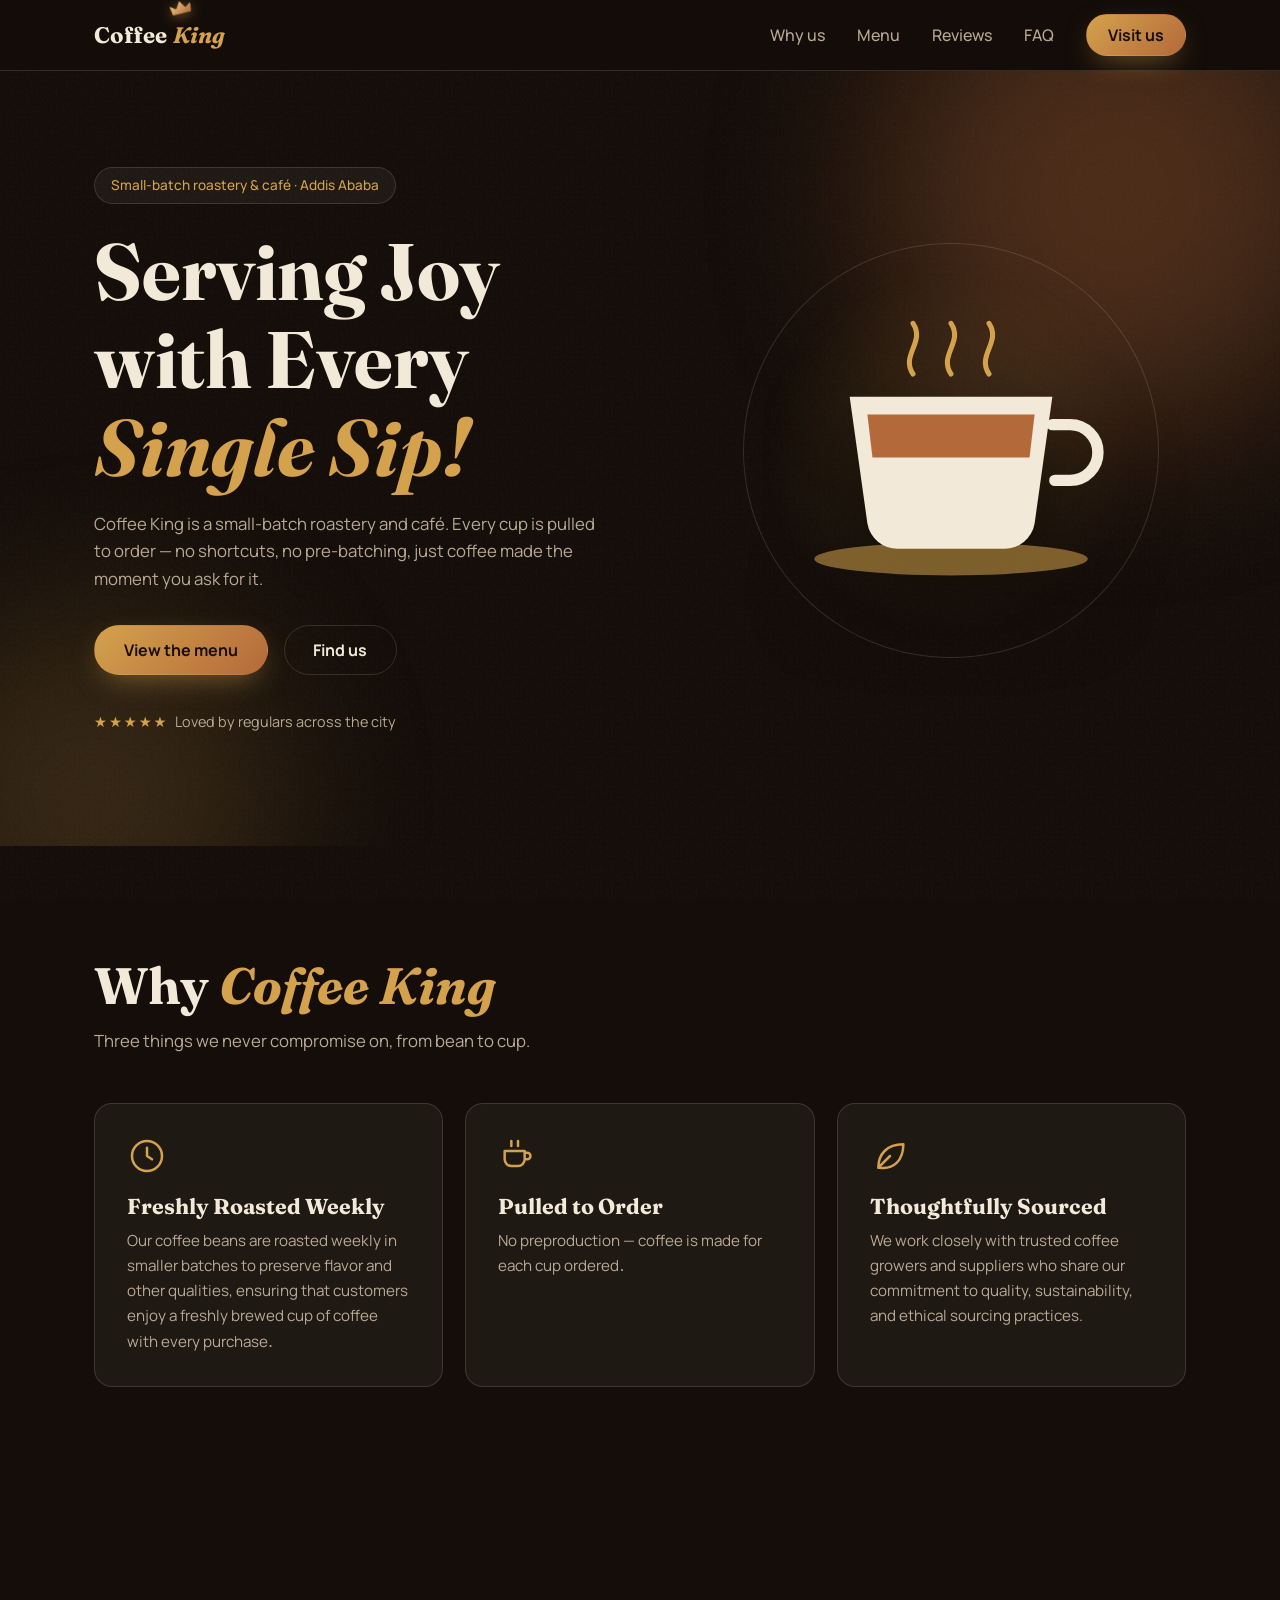
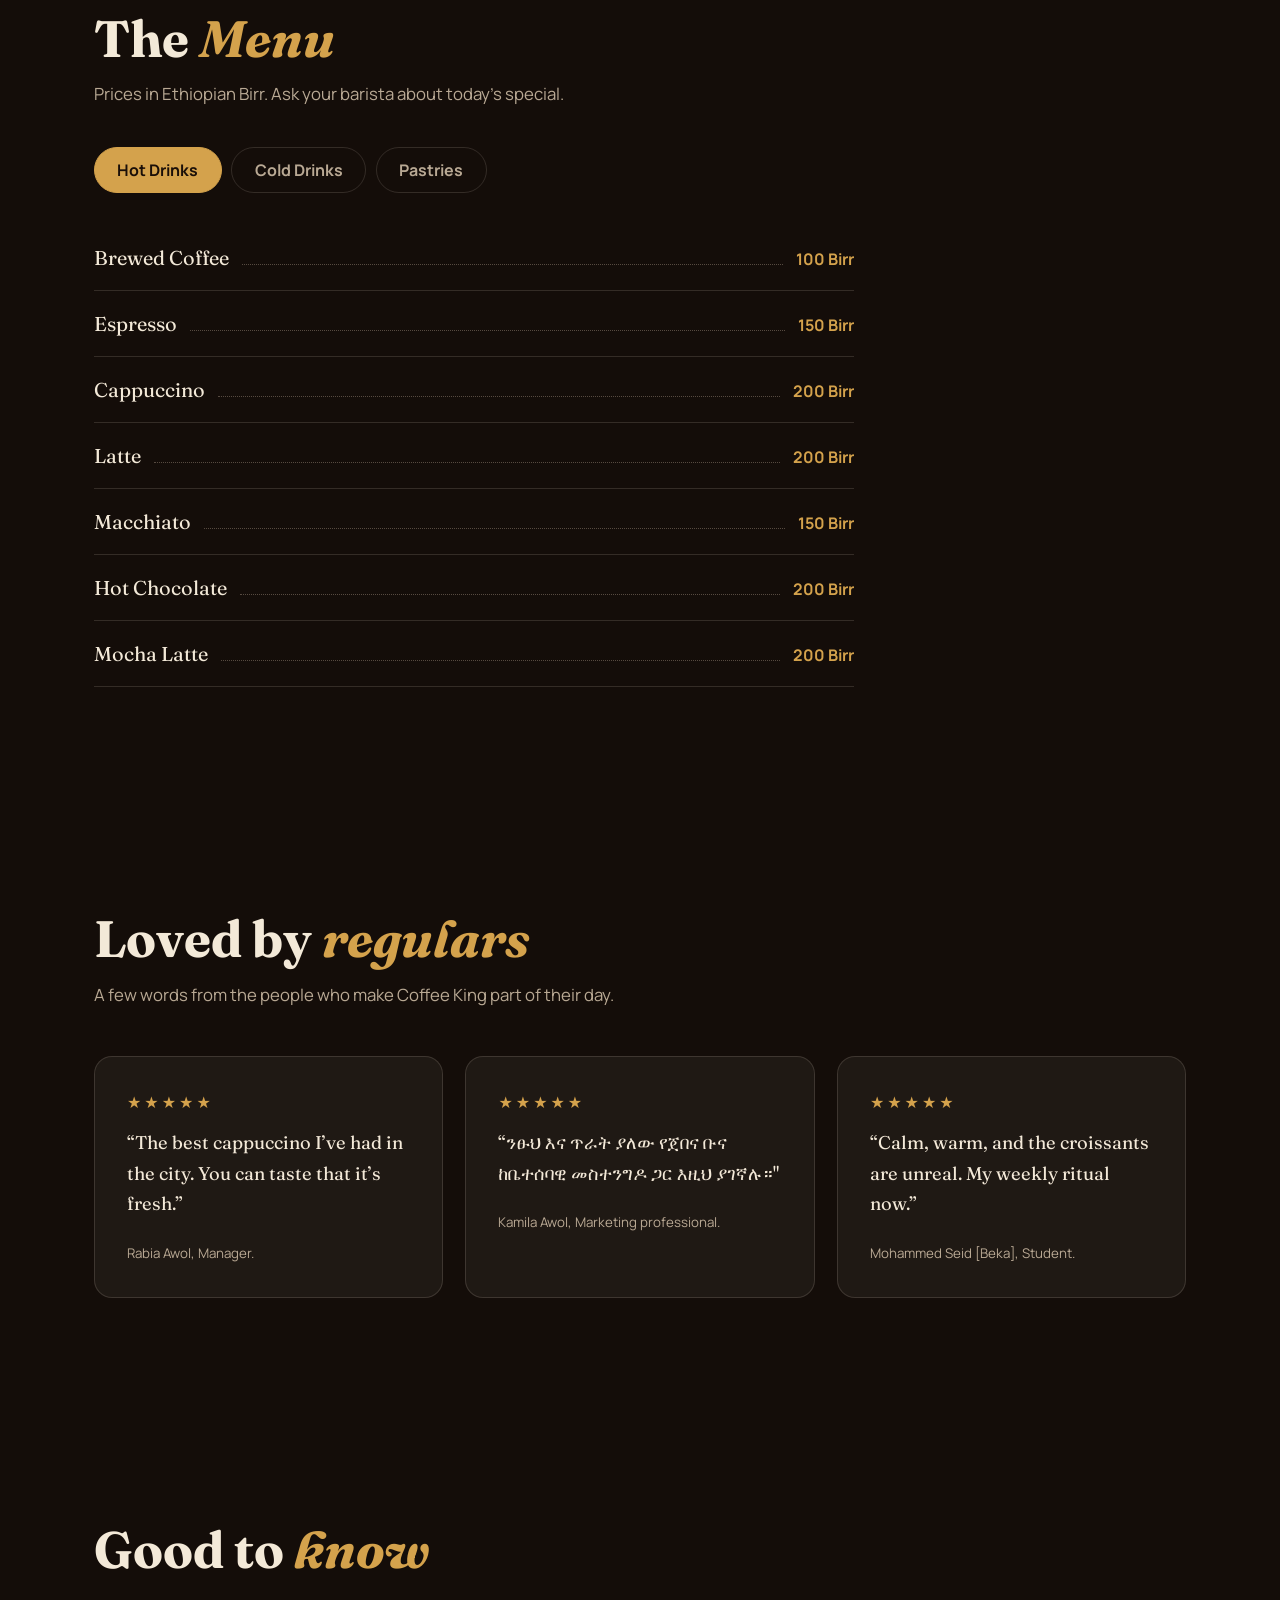
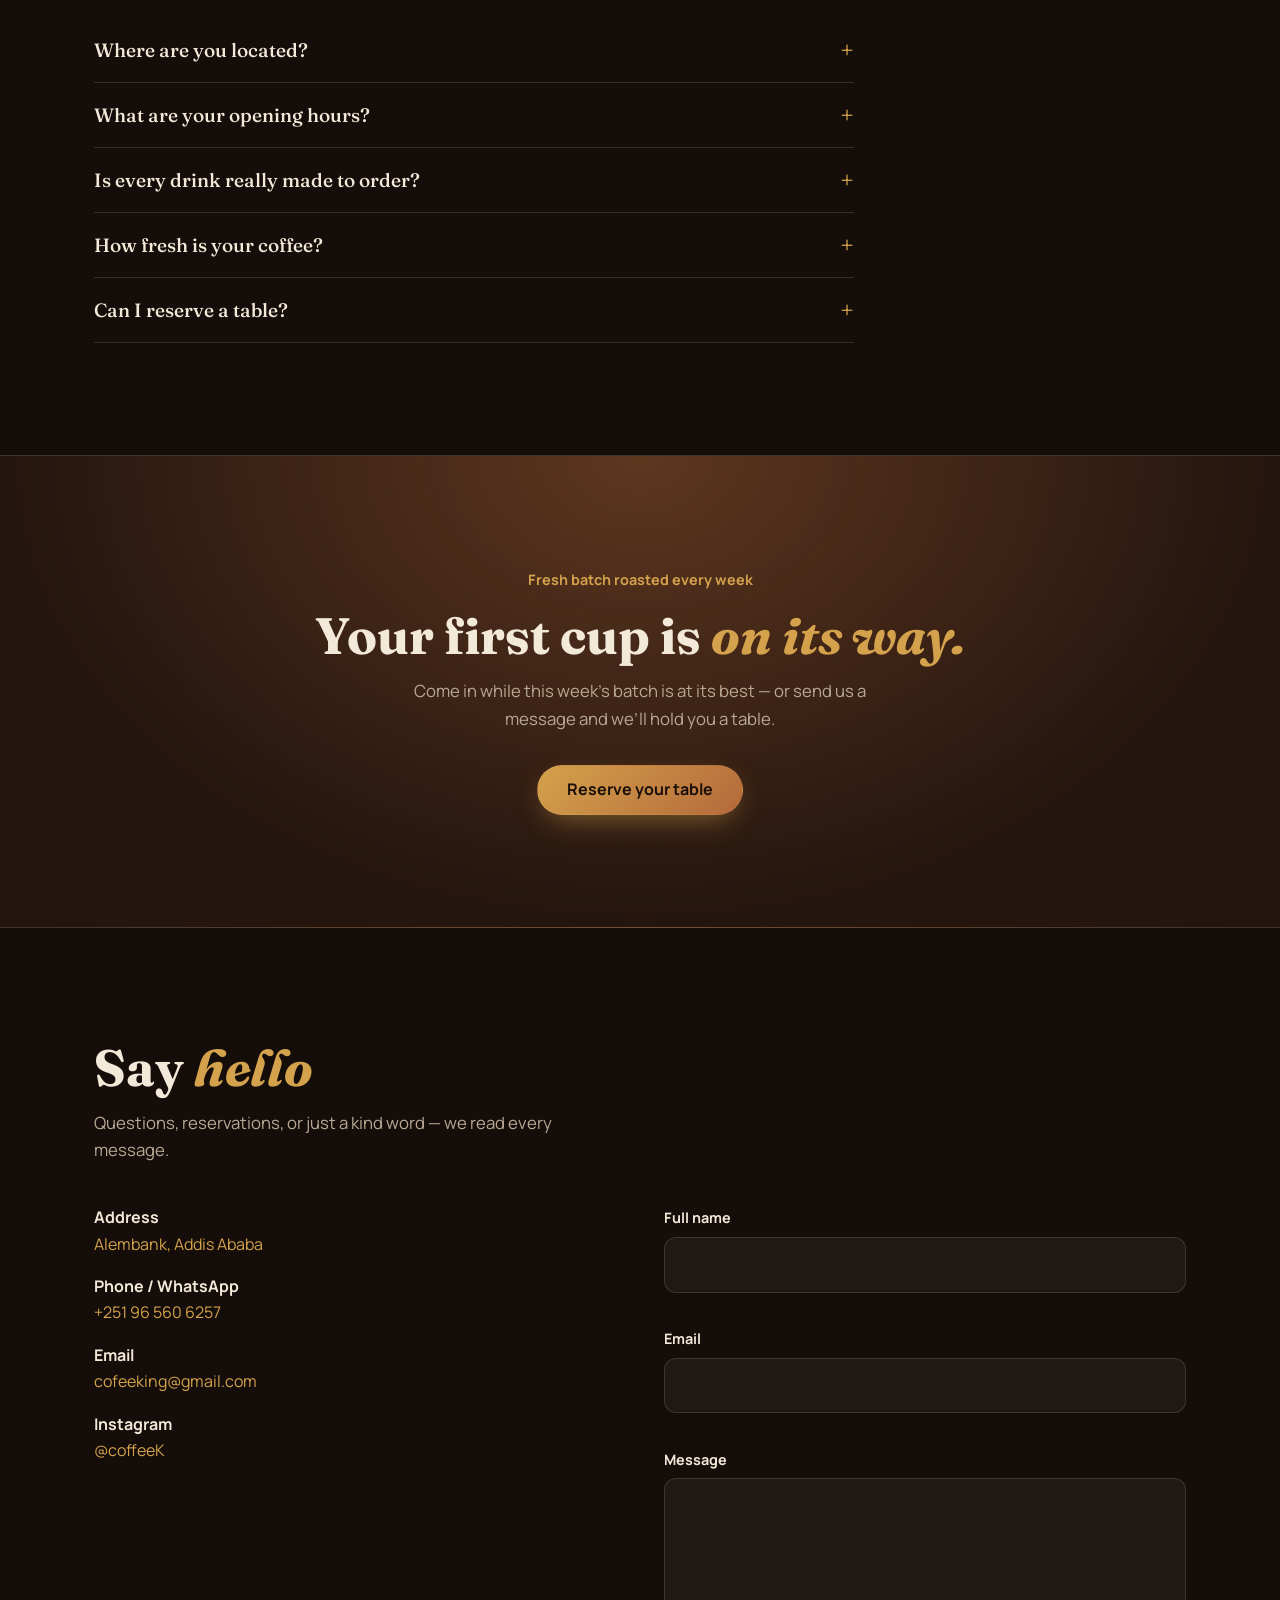
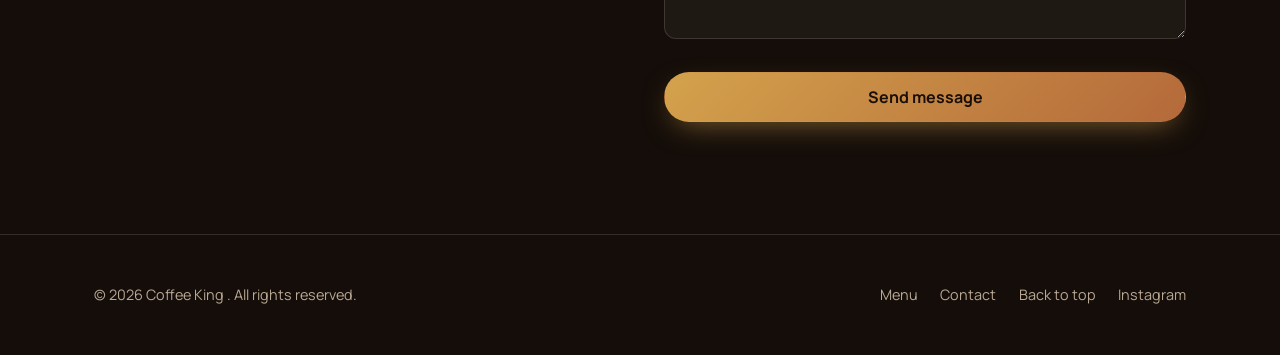
<file: index.html>
<!DOCTYPE html>
<html lang="en">
<head>
<meta charset="UTF-8">
<meta name="viewport" content="width=device-width, initial-scale=1.0">
<meta name="color-scheme" content="dark">
<meta name="description" content="Coffee King — small-batch roastery and café in Addis Ababa. Every cup pulled to order.">
<title>Coffee King 👑 — Serving Joy with Every Single Sip</title>
<link rel="icon" href="data:image/svg+xml,<svg xmlns=%22http://www.w3.org/2000/svg%22 viewBox=%220 0 24 24%22><rect width=%2224%22 height=%2224%22 rx=%225%22 fill=%22%23140d09%22/><path d=%22M6 9h10v5a3 3 0 0 1-3 3H9a3 3 0 0 1-3-3z%22 fill=%22%23d4a24c%22/><path d=%22M16 10.5h1.3a1.6 1.6 0 0 1 0 3.2H16%22 fill=%22none%22 stroke=%22%23d4a24c%22 stroke-width=%221.4%22/></svg>">
<link rel="preconnect" href="https://fonts.googleapis.com">
<link rel="preconnect" href="https://fonts.gstatic.com" crossorigin>
<link href="https://fonts.googleapis.com/css2?family=Fraunces:ital,opsz,wght@0,9..144,500;0,9..144,700;1,9..144,500&family=Manrope:wght@400;500;700&display=swap" rel="stylesheet">
<link rel="stylesheet" href="style.css">
</head>
<body>

<header>
  <div class="wrap nav">
    <a href="#top" class="logo" aria-label="Coffee King, home">
  <span>Coffee</span>
  <span class="king">
    <svg class="crown" viewBox="0 0 32 20" aria-hidden="true">
      <defs><linearGradient id="gold" x1="0" y1="0" x2="1" y2="1"><stop offset="0" stop-color="#f0cf85"/><stop offset="1" stop-color="#b4693a"/></linearGradient></defs>
      <path d="M2 19L0 5l9 6 7-11 7 11 9-6-2 14z" fill="url(#gold)"/>
    </svg>King
  </span>
</a>
    <nav aria-label="Main">
      <ul id="menuList">
        <li><a href="#why">Why us</a></li>
        <li><a href="#menu">Menu</a></li>
        <li><a href="#reviews">Reviews</a></li>
        <li><a href="#faq">FAQ</a></li>
        <li><a href="#contact" class="btn btn-gold">Visit us</a></li>
      </ul>
    </nav>
    <button class="burger" id="burger" aria-label="Toggle menu" aria-expanded="false" aria-controls="menuList"><i></i><i></i><i></i></button>
  </div>
</header>

<main id="top">
  <!-- HERO -->
  <section class="hero">
    <i class="orb a"></i><i class="orb b"></i>
    <div class="wrap hero-grid">
      <div>
        <span class="eyebrow rise" style="--d:1">Small-batch roastery &amp; café · Addis Ababa</span>
        <h1 class="rise" style="--d:2">Serving Joy with Every <em>Single Sip!</em></h1>
        <p class="lead rise" style="--d:3">Coffee King is a small-batch roastery and café. Every cup is pulled to order — no shortcuts, no pre-batching, just coffee made the moment you ask for it.</p>
        <div class="cta-row rise" style="--d:4"><a class="btn btn-gold" href="#menu">View the menu</a><a class="btn btn-ghost" href="#contact">Find us</a></div>
        <p class="proof rise" style="--d:5"><b>★★★★★</b> &nbsp;Loved by regulars across the city</p>
      </div>
      <div class="cup rise" style="--d:3">
        <svg viewBox="0 0 300 300" role="img" aria-label="Steaming cup of coffee">
          <g fill="none" stroke="#d4a24c" stroke-width="4" stroke-linecap="round"><path class="steam" d="M120 90c-10-15 10-25 0-40"/><path class="steam s2" d="M150 90c-10-15 10-25 0-40"/><path class="steam s3" d="M180 90c-10-15 10-25 0-40"/></g>
          <ellipse cx="150" cy="236" rx="108" ry="13" fill="#d4a24c" opacity=".55"/>
          <path d="M70 108h160l-14 100a24 24 0 0 1-24 20h-84a24 24 0 0 1-24-20z" fill="#f3e9d8"/>
          <path d="M230 130h14a22 22 0 0 1 0 44h-12" fill="none" stroke="#f3e9d8" stroke-width="9" stroke-linecap="round"/>
          <path d="M84 122h132l-4 34H88z" fill="#b4693a"/>
        </svg>
      </div>
    </div>
  </section>

  <!-- WHY US -->
  <section id="why">
    <div class="wrap">
      <div class="rev"><h2>Why <em>Coffee King</em></h2><p class="lead">Three things we never compromise on, from bean to cup.</p></div>
      <div class="grid3">
        <article class="card rev"><svg viewBox="0 0 24 24"><circle cx="12" cy="12" r="9"/><path d="M12 7v5l3 2"/></svg><h3>Freshly Roasted Weekly</h3><p>Our coffee beans are roasted weekly in smaller batches to preserve flavor and other qualities‚ ensuring that customers enjoy a freshly brewed cup of coffee with every purchase․</p></article>
        <article class="card rev"><svg viewBox="0 0 24 24"><path d="M4 9h12v5a4 4 0 0 1-4 4H8a4 4 0 0 1-4-4zM16 10h1.5a2 2 0 0 1 0 4H16M8 3v3M12 3v3"/></svg><h3>Pulled to Order</h3><p>No preproduction — coffee is made for each cup ordered․</p></article>
        <article class="card rev"><svg viewBox="0 0 24 24"><path d="M5 19c0-8 5-14 15-14 0 10-6 15-14 14zM5 19l7-7"/></svg><h3>Thoughtfully Sourced</h3><p>We work closely with trusted coffee growers and suppliers who share our commitment to quality, sustainability, and ethical sourcing practices.</p></article>
      </div>
    </div>
  </section>

  <!-- MENU -->
  <section id="menu">
    <div class="wrap">
      <div class="rev"><h2>The <em>Menu</em></h2><p class="lead">Prices in Ethiopian Birr. Ask your barista about today’s special.</p></div>
      <div class="tabs rev" role="tablist">
        <button class="tab" role="tab" aria-selected="true" data-p="hot">Hot Drinks</button>
        <button class="tab" role="tab" aria-selected="false" data-p="cold">Cold Drinks</button>
        <button class="tab" role="tab" aria-selected="false" data-p="pastry">Pastries</button>
      </div>
      <div class="panel on" id="hot" role="tabpanel">
        <div class="item"><span>Brewed Coffee</span><b>100 Birr</b></div>
        <div class="item"><span>Espresso</span><b>150 Birr</b></div>
        <div class="item"><span>Cappuccino</span><b>200 Birr</b></div>
        <div class="item"><span>Latte</span><b>200 Birr</b></div>
        <div class="item"><span>Macchiato</span><b>150 Birr</b></div>
        <div class="item"><span>Hot Chocolate</span><b>200 Birr</b></div>
        <div class="item"><span>Mocha Latte</span><b>200 Birr</b></div>
      </div>
      <div class="panel" id="cold" role="tabpanel">
        <div class="item"><span>Iced Americano</span><b>250 Birr</b></div>
        <div class="item"><span>Iced Latte</span><b>250 Birr</b></div>
        <div class="item"><span>Iced Cappuccino</span><b>250 Birr</b></div>
        <div class="item"><span>Iced Mocha Latte</span><b>250 Birr</b></div>
      </div>
      <div class="panel" id="pastry" role="tabpanel">
        <div class="item"><span>Butter Croissant</span><b>350 Birr</b></div>
        <div class="item"><span>Almond Croissant</span><b>350 Birr</b></div>
        <div class="item"><span>Baklava</span><b>300 Birr</b></div>
        <div class="item"><span>Cinnamon Roll</span><b>350 Birr</b></div>
        <div class="item"><span>Chocolate Cake</span><b>200 Birr</b></div>
      </div>
    </div>
  </section>

  <!-- REVIEWS (sample text: replace with real customer reviews) -->
  <section id="reviews">
    <div class="wrap">
      <div class="rev"><h2>Loved by <em>regulars</em></h2><p class="lead">A few words from the people who make Coffee King part of their day.</p></div>
      <div class="grid3">
        <figure class="card q rev"><span class="stars">★★★★★</span><p>“The best cappuccino I’ve had in the city. You can taste that it’s fresh.”</p><small>Rabia Awol, Manager.</small></figure>
        <figure class="card q rev"><span class="stars">★★★★★</span><p>“ንፁህ እና ጥራት ያለው የጀበና ቡና ከቤተሰባዊ መስተንግዶ ጋር እዚህ ያገኛሉ።"</p><small>Kamila Awol, Marketing professional.</small></figure>
        <figure class="card q rev"><span class="stars">★★★★★</span><p>“Calm, warm, and the croissants are unreal. My weekly ritual now.”</p><small>Mohammed Seid [Beka], Student.</small></figure>
      </div>
    </div>
  </section>

  <!-- FAQ (bracketed text is placeholder) -->
  <section id="faq">
    <div class="wrap">
      <div class="rev"><h2>Good to <em>know</em></h2></div>
      <div class="faq rev">
        <details><summary>Where are you located?</summary><p>We’re in Addis Ababa — Alembank Square.</p></details>
        <details><summary>What are your opening hours?</summary><p>Every day, 8am – 6pm.</p></details>
        <details><summary>Is every drink really made to order?</summary><p>Yes. No pre-batching — each cup is made the moment you order it.</p></details>
        <details><summary>How fresh is your coffee?</summary><p>Our beans are roasted in small batches every week, so you always get them at their best.</p></details>
        <details><summary>Can I reserve a table?</summary><p>Absolutely — send us a message with the form below and we’ll confirm.</p></details>
      </div>
    </div>
  </section>

  <!-- FINAL CTA -->
  <section class="cta">
    <div class="wrap rev">
      <span class="badge">Fresh batch roasted every week</span>
      <h2>Your first cup is <em>on its way.</em></h2>
      <p class="lead">Come in while this week’s batch is at its best — or send us a message and we’ll hold you a table.</p>
      <a class="btn btn-gold" href="#contact">Reserve your table</a>
    </div>
  </section>

  <!-- CONTACT (placeholder details) -->
  <section id="contact">
    <div class="wrap">
      <div class="rev"><h2>Say <em>hello</em></h2><p class="lead">Questions, reservations, or just a kind word — we read every message.</p></div>
      <div class="contact-grid">
        <div class="info rev">
          <p><b>Address</b><a href="https://maps.google.com/?q=Alembank,+Addis+Ababa" target="_blank" rel="noopener noreferrer">Alembank, Addis Ababa</a></p>
          <p><b>Phone / WhatsApp</b><a href="tel:+251965606257">+251 96 560 6257</a></p>
          <p><b>Email</b><a href="mailto:cofeeking@gmail.com">cofeeking@gmail.com</a></p>
          <p><b>Instagram</b><a href="https://www.instagram.com/coffeeK" target="_blank" rel="noopener noreferrer">@coffeeK</a></p>
        </div>
        <form id="form" class="rev" novalidate>
          <div class="ok" id="ok" role="status">Thank you — your message has been sent. We’ll reply soon.</div>
          <div><label for="name">Full name</label><input id="name" type="text" autocomplete="name"><p class="err" id="e-name"></p></div>
          <div><label for="email">Email</label><input id="email" type="email" autocomplete="email"><p class="err" id="e-email"></p></div>
          <div><label for="message">Message</label><textarea id="message" rows="5"></textarea><p class="err" id="e-message"></p></div>
          <button class="btn btn-gold" type="submit">Send message</button>
        </form>
      </div>
    </div>
  </section>
</main>

<footer>
  <div class="wrap foot">
    <p>&copy; <span id="yr"></span> Coffee King . All rights reserved.</p>
    <div class="links"><a href="#menu">Menu</a><a href="#contact">Contact</a><a href="#top">Back to top</a><a href="#" aria-label="Instagram (placeholder)">Instagram</a></div>
  </div>
</footer>

<script src="script.js"></script>
</body>
</html>
</file>
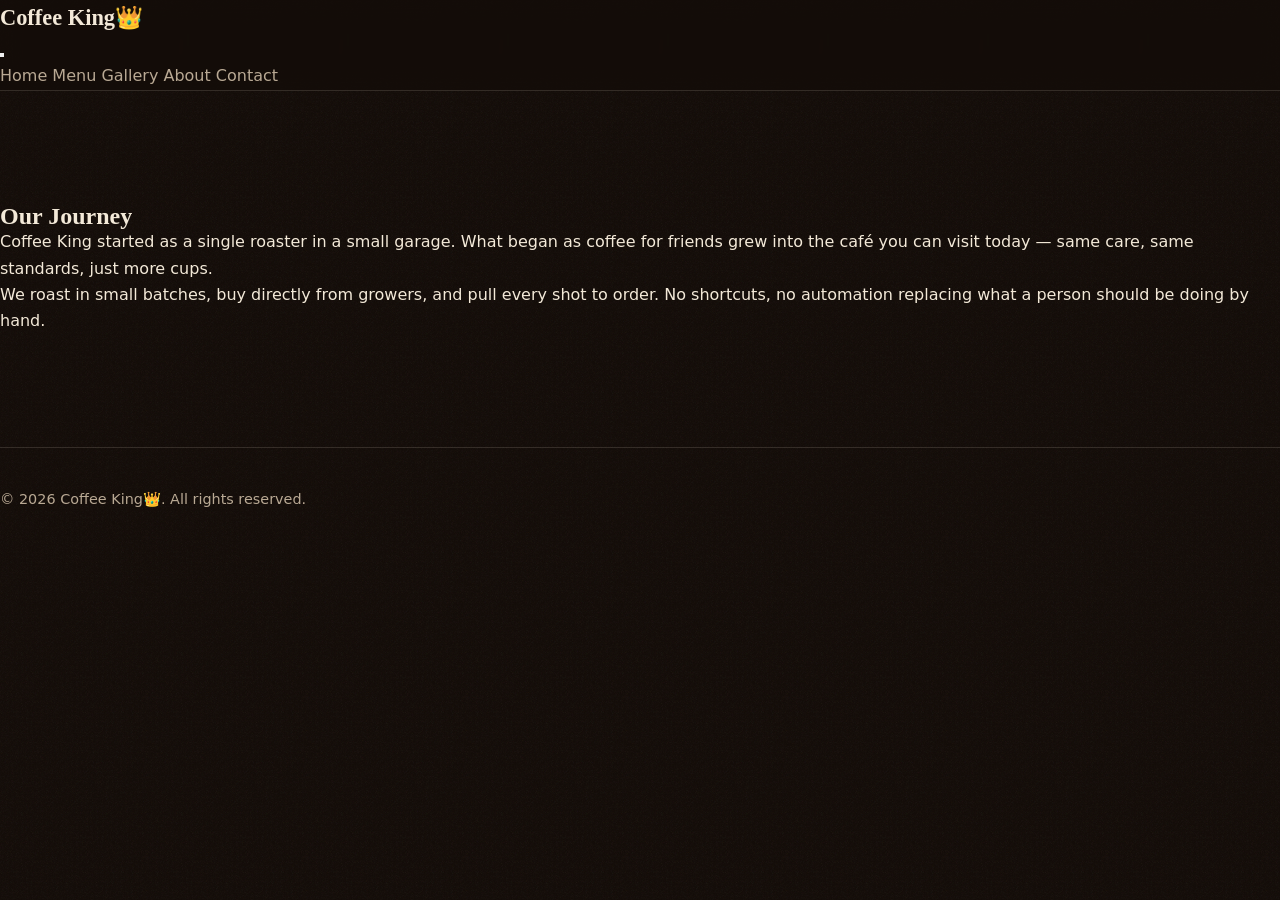
<file: about.html>
<!DOCTYPE html>
<html lang="en">
<head>
    <meta charset="UTF-8">
    <meta name="viewport" content="width=device-width, initial-scale=1.0">
    <meta name="color-scheme" content="light">
    <title>About — Coffee King👑</title>
    <link rel="icon" href="data:image/svg+xml,<svg xmlns=%22http://www.w3.org/2000/svg%22 viewBox=%220 0 100 100%22><text y=%22.9em%22 font-size=%2290%22>☕</text></svg>">
    <link rel="stylesheet" href="style.css">
</head>
<body>
    <!--The plain container holding the brand name-->
   <header>
    <div class="logo">Coffee King👑</div>
    <button class="nav-toggle" id="navToggle" aria-label="Toggle menu">
        <span></span>
        <span></span>
        <span></span>
    </button>
    <nav>
        <a href="index.html">Home</a>
        <a href="menu.html">Menu</a>
        <a href="gallery.html">Gallery</a>
        <a href="about.html" class="active">About</a>
        <a href="contact.html">Contact</a>
    </nav>
   </header> 
   <!--The semantic tag for the primary content of the page-->
   <main>
    <section class="about">
        <h1>Our Journey </h1>
        <p>Coffee King started as a single roaster in a small garage. What began as coffee for friends grew into the café you can visit today — same care, same standards, just more cups.</p>
        <p>We roast in small batches, buy directly from growers, and pull every shot to order. No shortcuts, no automation replacing what a person should be doing by hand.</p>
    </section>

   </main>
   <!--The semantic tag for closing area of the page-->
   <footer>
    <p>&copy; 2026 Coffee King👑. All rights reserved.</p>
   </footer>

<script src="script.js"></script>

</body>
</html>
</file>
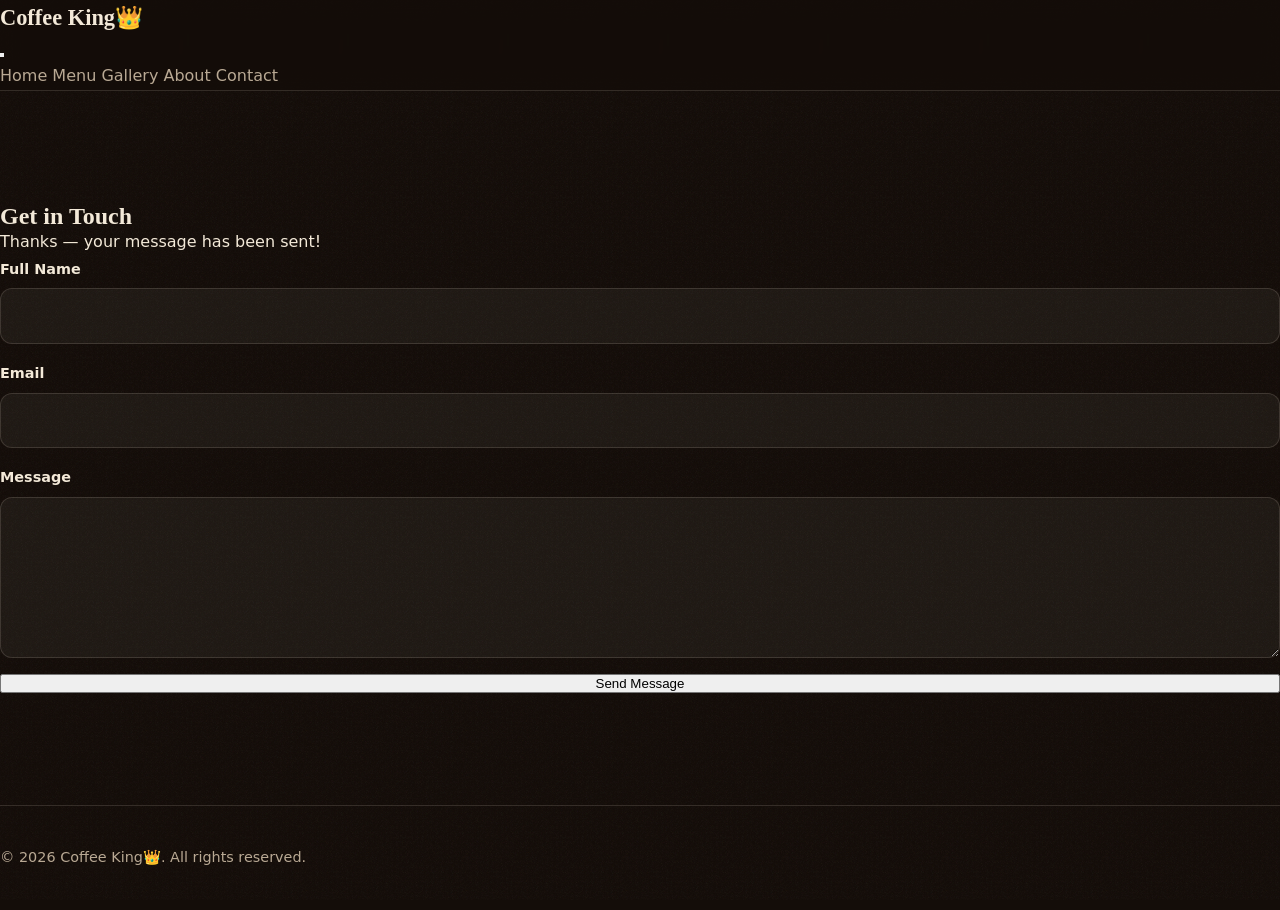
<file: contact.html>
<!DOCTYPE html>
<html lang="en">
<head>
    <meta charset="UTF-8">
    <meta name="viewport" content="width=device-width, initial-scale=1.0">
    <meta name="color-scheme" content="light">
    <title>Contact — Coffee King👑</title>
    <link rel="icon" href="data:image/svg+xml,<svg xmlns=%22http://www.w3.org/2000/svg%22 viewBox=%220 0 100 100%22><text y=%22.9em%22 font-size=%2290%22>☕</text></svg>">
    <link rel="stylesheet" href="style.css">
</head>
<body>
    <!--The plain container holding the brand name-->
   <header>
    <div class="logo">Coffee King👑</div>
    <button class="nav-toggle" id="navToggle" aria-label="Toggle menu">
        <span></span>
        <span></span>
        <span></span>
    </button>
    <nav>
        <a href="index.html">Home</a>
        <a href="menu.html" >Menu</a>
        <a href="gallery.html">Gallery</a>
        <a href="about.html">About</a>
        <a href="contact.html" class="active">Contact</a>
    </nav>
   </header> 
   <!--The semantic tag for the primary content of the page-->
   <main>
    <section class="contact">
        <h1>Get in Touch</h1>
        <!--<form id=""> wraps all input fields.-->

        <p class="success" id="formSuccess">Thanks — your message has been sent!</p>
        <form id="contactForm">
            <div class="form-group">
                <label for="name">Full Name</label>
                <input type="text" id="name" name="name">
                <p class="error" id="nameError"></p>
            </div>
            <div class="form-group">
                <label for="email">Email</label>
                <input type="text" id="email" name="email">
                <p class="error" id="emailError"></p>
            </div>
            <div class="form-group">
                <label for="message">Message</label>
                <textarea id="message" name="message" rows="5"></textarea>
                <p class="error" id="messageError"></p>
            </div>

            <button type="submit">Send Message</button>
        </form>
    </section>
   </main>
   <!--The semantic tag for closing area of the page-->
   <footer>
    <p>&copy; 2026 Coffee King👑. All rights reserved.</p>
   </footer>

<script src="script.js"></script>

</body>
</html>
</file>
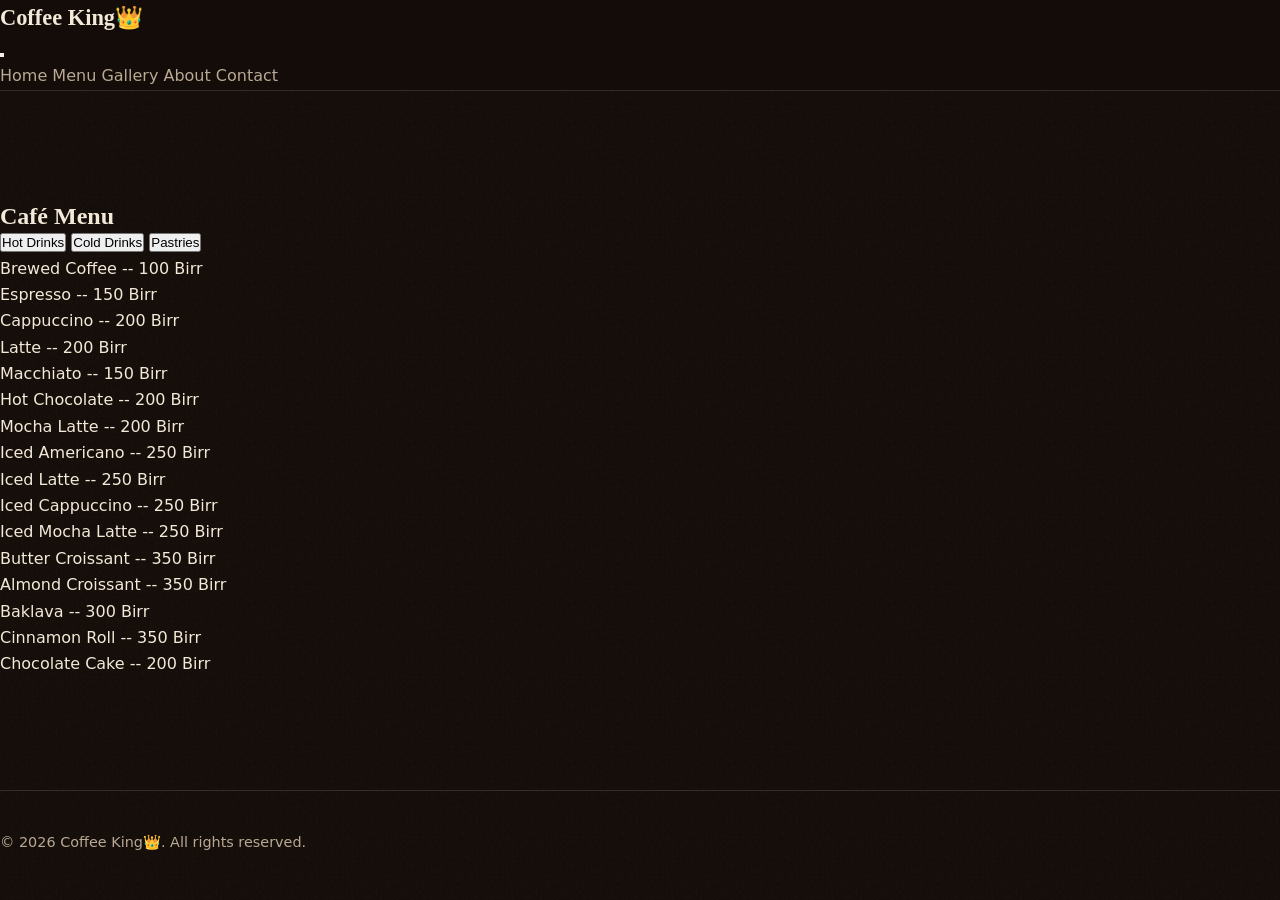
<file: menu.html>
<!DOCTYPE html>
<html lang="en">
<head>
    <meta charset="UTF-8">
    <meta name="viewport" content="width=device-width, initial-scale=1.0">
    <meta name="color-scheme" content="light">
    <title>Menu — Coffee King👑</title>
    <link rel="icon" href="data:image/svg+xml,<svg xmlns=%22http://www.w3.org/2000/svg%22 viewBox=%220 0 100 100%22><text y=%22.9em%22 font-size=%2290%22>☕</text></svg>">
    <link rel="stylesheet" href="style.css">
</head>
<body>
    <!--The plain container holding the brand name-->
   <header>
    <div class="logo"> Coffee King👑 </div>
    <button class="nav-toggle" id="navToggle" aria-label="Toggle menu">
        <span></span>
        <span></span>
        <span></span>
    </button>
    <nav>
        <a href="index.html">Home</a>
        <a href="menu.html" class="active">Menu</a>
        <a href="gallery.html">Gallery</a>
        <a href="about.html">About</a>
        <a href="contact.html">Contact</a>
    </nav>
   </header> 
   <!--The semantic tag for the primary content of the page-->
   <main>
   <section class="menu">
    <h1>Café Menu</h1>
    
    <!--Tabbed Menu-->
    <div class="menu-tabs">
        <button class="menu-tab active" data-target="hot">Hot Drinks</button>
        <button class="menu-tab" data-target="cold">Cold Drinks</button>
        <button class="menu-tab" data-target="pastries">Pastries</button>
    </div>

    <div class="menu-category active" id="hot">
    <div class="menu-item">
        <span class="item-name">Brewed Coffee</span>
        <span class="item-price">-- 100 Birr</span>
    </div>
    <div class="menu-item">
        <span class="item-name">Espresso</span>
        <span class="item-price">-- 150 Birr</span>
    </div>
    <div class="menu-item">
        <span class="item-name">Cappuccino</span>
        <span class="item-price">-- 200 Birr</span>
    </div>
    <div class="menu-item">
        <span class="item-name">Latte</span>
        <span class="item-price">-- 200 Birr</span>
    </div>
    <div class="menu-item">
        <span class="item-name">Macchiato</span>
        <span class="item-price">-- 150 Birr</span>
    </div>
    <div class="menu-item">
        <span class="item-name">Hot Chocolate</span>
        <span class="item-price">-- 200 Birr</span>
    </div>
    <div class="menu-item">
        <span class="item-name">Mocha Latte</span>
        <span class="item-price">-- 200 Birr</span>
    </div>
    </div>
    
    <div class="menu-category" id="cold">
        <div class="menu-item">
        <span class="item-name">Iced Americano</span>
        <span class="item-price">-- 250 Birr</span>
    </div>
    <div class="menu-item">
        <span class="item-name">Iced Latte</span>
        <span class="item-price">-- 250 Birr</span>
    </div>
    <div class="menu-item">
        <span class="item-name">Iced Cappuccino</span>
        <span class="item-price">-- 250 Birr</span>
    </div>
    <div class="menu-item">
        <span class="item-name">Iced Mocha Latte</span>
        <span class="item-price">-- 250 Birr</span>
    </div>
    </div>

    <div class="menu-category" id="pastries">
    <div class="menu-item">
        <span class="item-name">Butter Croissant</span>
        <span class="item-price">-- 350 Birr</span>
    </div>
    <div class="menu-item">
        <span class="item-name">Almond Croissant</span>
        <span class="item-price">-- 350 Birr</span>
    </div>
    <div class="menu-item">
        <span class="item-name">Baklava</span>
        <span class="item-price">-- 300 Birr</span>
    </div>
    <div class="menu-item">
        <span class="item-name">Cinnamon Roll</span>
        <span class="item-price">-- 350 Birr</span>
    </div>
    <div class="menu-item">
        <span class="item-name">Chocolate Cake</span>
        <span class="item-price">-- 200 Birr</span>
    </div>
    </div>
   </section>

   </main>
   <!--The semantic tag for closing area of the page-->
   <footer>
    <p>&copy; 2026 Coffee King👑. All rights reserved.</p>
   </footer>

   <script src="script.js"></script>

</body>
</html>
</file>
<file: style.css>
/* ===== Design tokens: change the brand here ===== */
:root{--ink:#140d09;--roast:#24150e;--card:rgba(255,244,225,.05);--line:rgba(243,233,216,.14);--cream:#f3e9d8;--mute:#b9a994;--gold:#d4a24c;--copper:#b4693a;--serif:'Fraunces',Georgia,serif;--sans:'Manrope',system-ui,sans-serif;--r:18px}
*{margin:0;padding:0;box-sizing:border-box}
html{scroll-behavior:smooth}
body{font-family:var(--sans);background:var(--ink);color:var(--cream);line-height:1.65;overflow-x:hidden}
/* film-grain texture */
body::before{content:"";position:fixed;inset:0;z-index:-1;pointer-events:none;opacity:.07;background-image:url("data:image/svg+xml,%3Csvg xmlns='http://www.w3.org/2000/svg' width='160' height='160'%3E%3Cfilter id='n'%3E%3CfeTurbulence baseFrequency='.8' numOctaves='2'/%3E%3C/filter%3E%3Crect width='100%25' height='100%25' filter='url(%23n)'/%3E%3C/svg%3E")}
a{color:inherit;text-decoration:none}
svg{display:block;max-width:100%}
h1,h2,h3{font-family:var(--serif);line-height:1.1;font-weight:700}
h2{font-size:clamp(2rem,5vw,3.2rem);margin-bottom:.8rem}
em{font-style:italic;color:var(--gold)}
.wrap{max-width:1140px;margin-inline:auto;padding-inline:1.5rem}
section{padding-block:clamp(4rem,9vw,7rem);scroll-margin-top:70px}
.lead{color:var(--mute);max-width:520px;font-size:1.05rem}
:focus-visible{outline:2px solid var(--gold);outline-offset:3px}
.btn{display:inline-flex;align-items:center;justify-content:center;min-height:50px;padding:0 1.8rem;border-radius:999px;font:inherit;font-weight:700;border:1.5px solid transparent;cursor:pointer;transition:transform .25s,box-shadow .25s,border-color .25s,color .25s}
.btn-gold{background:linear-gradient(135deg,var(--gold),var(--copper));color:#1a0f08;box-shadow:0 10px 30px -10px rgba(212,162,76,.6)}
.btn-gold:hover{transform:translateY(-3px);box-shadow:0 16px 36px -10px rgba(212,162,76,.85)}
.btn-ghost{border-color:var(--line);color:var(--cream)}
.btn-ghost:hover{border-color:var(--gold);color:var(--gold)}

/* ===== Header / nav ===== */
header{position:sticky;top:0;z-index:50;background:rgba(20,13,9,.72);backdrop-filter:blur(14px);border-bottom:1px solid var(--line)}
.nav{display:flex;align-items:center;justify-content:space-between;height:70px}
.logo{display:flex;align-items:baseline;gap:.35rem;font-family:var(--serif);font-size:1.4rem;font-weight:700}
.king{position:relative;font-style:italic;color:var(--gold)}
.crown{position:absolute;left:-.12em;top:-.7em;width:.95em;transform:rotate(-14deg);filter:drop-shadow(0 2px 6px rgba(212,162,76,.5));transition:transform .3s}
.logo:hover .crown{transform:rotate(-4deg) translateY(-3px)}
nav ul{display:flex;gap:2rem;list-style:none;align-items:center}
nav a:not(.btn){color:var(--mute);font-weight:500;transition:color .2s}
nav a:not(.btn):hover{color:var(--gold)}
nav .btn{min-height:42px;padding:0 1.3rem}
.burger{display:none;width:48px;height:48px;background:none;border:0;cursor:pointer;flex-direction:column;justify-content:center;align-items:center;gap:6px}
.burger i{width:24px;height:2px;background:var(--cream);transition:.3s}
.burger[aria-expanded=true] i:nth-child(1){transform:translateY(8px) rotate(45deg)}
.burger[aria-expanded=true] i:nth-child(2){opacity:0}
.burger[aria-expanded=true] i:nth-child(3){transform:translateY(-8px) rotate(-45deg)}

/* ===== Hero ===== */
.hero{position:relative;overflow:hidden;padding-block:clamp(3rem,8vw,6rem) clamp(4rem,9vw,7rem)}
.orb{position:absolute;border-radius:50%;filter:blur(90px);z-index:-1;animation:drift 16s ease-in-out infinite alternate}
.orb.a{width:480px;height:480px;background:var(--copper);top:-120px;right:-80px;opacity:.35}
.orb.b{width:380px;height:380px;background:var(--gold);bottom:-140px;left:-100px;opacity:.18;animation-delay:-8s}
@keyframes drift{to{transform:translate(-40px,50px) scale(1.15)}}
.hero-grid{display:grid;grid-template-columns:1.1fr .9fr;gap:3rem;align-items:center}
.eyebrow{display:inline-block;padding:.4rem 1rem;border:1px solid var(--line);border-radius:999px;background:var(--card);color:var(--gold);font-size:.85rem;font-weight:500;margin-bottom:1.4rem}
.hero h1{font-size:clamp(2.6rem,7vw,5rem);margin-bottom:1.2rem}
.hero .lead{margin-bottom:2rem}
.cta-row{display:flex;gap:1rem;flex-wrap:wrap}
.proof{margin-top:2.2rem;color:var(--mute);font-size:.9rem}
.proof b{color:var(--gold);letter-spacing:2px}
.cup{position:relative;display:grid;place-items:center}
.cup::before{content:"";position:absolute;width:88%;aspect-ratio:1;border-radius:50%;border:1px solid var(--line);background:radial-gradient(circle,rgba(212,162,76,.18),transparent 65%)}
.cup svg{position:relative;width:min(380px,85%);animation:float 6s ease-in-out infinite;filter:drop-shadow(0 30px 40px rgba(0,0,0,.5))}
@keyframes float{50%{transform:translateY(-12px)}}
.steam{animation:rise 3s ease-in-out infinite}
.s2{animation-delay:1s}.s3{animation-delay:2s}
@keyframes rise{0%{opacity:0;transform:translateY(8px)}40%{opacity:.9}100%{opacity:0;transform:translateY(-16px)}}
/* page-load stagger (--d is set inline per element) */
.rise{opacity:0;transform:translateY(24px);animation:in .9s cubic-bezier(.2,.7,.2,1) forwards;animation-delay:calc(var(--d,0)*.12s)}
@keyframes in{to{opacity:1;transform:none}}
/* scroll reveal (class "on" added by JS) */
.rev{opacity:0;transform:translateY(34px);transition:opacity .8s,transform .8s}
.rev.on{opacity:1;transform:none}

/* ===== Cards ===== */
.grid3{display:grid;grid-template-columns:repeat(3,1fr);gap:1.4rem;margin-top:3rem}
.grid3 .rev:nth-child(2){transition-delay:.12s}.grid3 .rev:nth-child(3){transition-delay:.24s}
.card{background:var(--card);border:1px solid var(--line);border-radius:var(--r);padding:2rem;transition:transform .3s,border-color .3s,background .3s,opacity .8s}
.card:hover{transform:translateY(-6px);border-color:rgba(212,162,76,.5);background:rgba(255,244,225,.08)}
.card svg{width:40px;height:40px;stroke:var(--gold);fill:none;stroke-width:1.5;stroke-linecap:round;stroke-linejoin:round;margin-bottom:1.2rem}
.card h3{font-size:1.35rem;margin-bottom:.6rem}
.card p{color:var(--mute);font-size:.95rem}
.q p{font-family:var(--serif);font-size:1.15rem;color:var(--cream);margin:.8rem 0 1.2rem}
.q small{color:var(--mute)}
.stars{color:var(--gold);letter-spacing:3px}

/* ===== Menu ===== */
.tabs{display:flex;gap:.6rem;margin:2.5rem 0 2rem;flex-wrap:wrap}
.tab{min-height:46px;padding:0 1.4rem;border-radius:999px;border:1px solid var(--line);background:none;color:var(--mute);font:inherit;font-weight:700;cursor:pointer;transition:.25s}
.tab:hover{color:var(--gold);border-color:var(--gold)}
.tab[aria-selected=true]{background:var(--gold);border-color:var(--gold);color:#1a0f08}
.panel{display:none;max-width:760px}
.panel.on{display:block;opacity:0;animation:in .5s forwards}
.item{display:flex;align-items:baseline;gap:.8rem;padding:1rem 0;border-bottom:1px solid var(--line)}
.item span{font-family:var(--serif);font-size:1.25rem}
.item::after{content:"";order:2;flex:1;border-bottom:1px dotted var(--mute);opacity:.4}
.item b{order:3;color:var(--gold);white-space:nowrap}

/* ===== FAQ ===== */
.faq{max-width:760px;margin-top:2.5rem}
details{border-bottom:1px solid var(--line)}
summary{list-style:none;cursor:pointer;display:flex;justify-content:space-between;align-items:center;gap:1rem;min-height:64px;font-family:var(--serif);font-size:1.2rem;font-weight:500}
summary::-webkit-details-marker{display:none}
summary::after{content:"+";color:var(--gold);font-size:1.6rem;transition:transform .3s}
details[open] summary::after{transform:rotate(45deg)}
details p{color:var(--mute);padding-bottom:1.3rem}

/* ===== CTA / contact / footer ===== */
.cta{text-align:center;background:radial-gradient(ellipse at top,rgba(180,105,58,.4),transparent 70%),var(--roast);border-block:1px solid var(--line)}
.cta .lead{margin:0 auto 2rem}
.badge{display:block;color:var(--gold);font-weight:700;font-size:.9rem;margin-bottom:1rem}
.contact-grid{display:grid;grid-template-columns:1fr 1fr;gap:3rem;margin-top:2.5rem}
.info p{color:var(--mute);margin-bottom:1rem}
.info b{display:block;color:var(--cream)}
.info a{color:var(--gold)}.info a:hover{text-decoration:underline}
form{display:grid;gap:1rem}
label{font-weight:700;font-size:.9rem}
input,textarea{display:block;width:100%;min-height:50px;margin-top:.4rem;padding:.85rem 1rem;background:var(--card);border:1px solid var(--line);border-radius:12px;color:var(--cream);font:inherit}
input:focus,textarea:focus{outline:0;border-color:var(--gold)}
[aria-invalid=true]{border-color:#ff8a7a}
.err{color:#ff9d8f;font-size:.85rem;min-height:1.2em}
.ok{display:none;padding:1rem;border-radius:12px;background:rgba(125,138,110,.25);border:1px solid #7d8a6e}
.ok.on{display:block}
footer{border-top:1px solid var(--line);padding-block:2.5rem;color:var(--mute);font-size:.9rem}
.foot{display:flex;justify-content:space-between;align-items:center;gap:1rem;flex-wrap:wrap}
.links{display:flex;gap:1.4rem;flex-wrap:wrap}
.links a{padding-block:.5rem}.links a:hover{color:var(--gold)}

/* ===== Responsive ===== */
@media(max-width:860px){.hero-grid,.contact-grid,.grid3{grid-template-columns:1fr}.cup{order:-1}.cup svg{width:min(280px,70%)}}
@media(max-width:760px){
.burger{display:flex}
nav ul{display:none;position:absolute;top:70px;left:0;right:0;flex-direction:column;align-items:stretch;gap:0;padding:.5rem 1.5rem 1.5rem;background:rgba(20,13,9,.97);border-bottom:1px solid var(--line)}
nav ul.open{display:flex}
nav li a:not(.btn){display:flex;align-items:center;min-height:52px;border-bottom:1px solid var(--line);font-size:1.05rem}
nav li .btn{margin-top:1rem;width:100%;min-height:52px}}
@media(prefers-reduced-motion:reduce){html{scroll-behavior:auto}*{animation-duration:.01ms!important;animation-iteration-count:1!important;transition-duration:.01ms!important}.rev,.rise{opacity:1;transform:none}}
</file>
